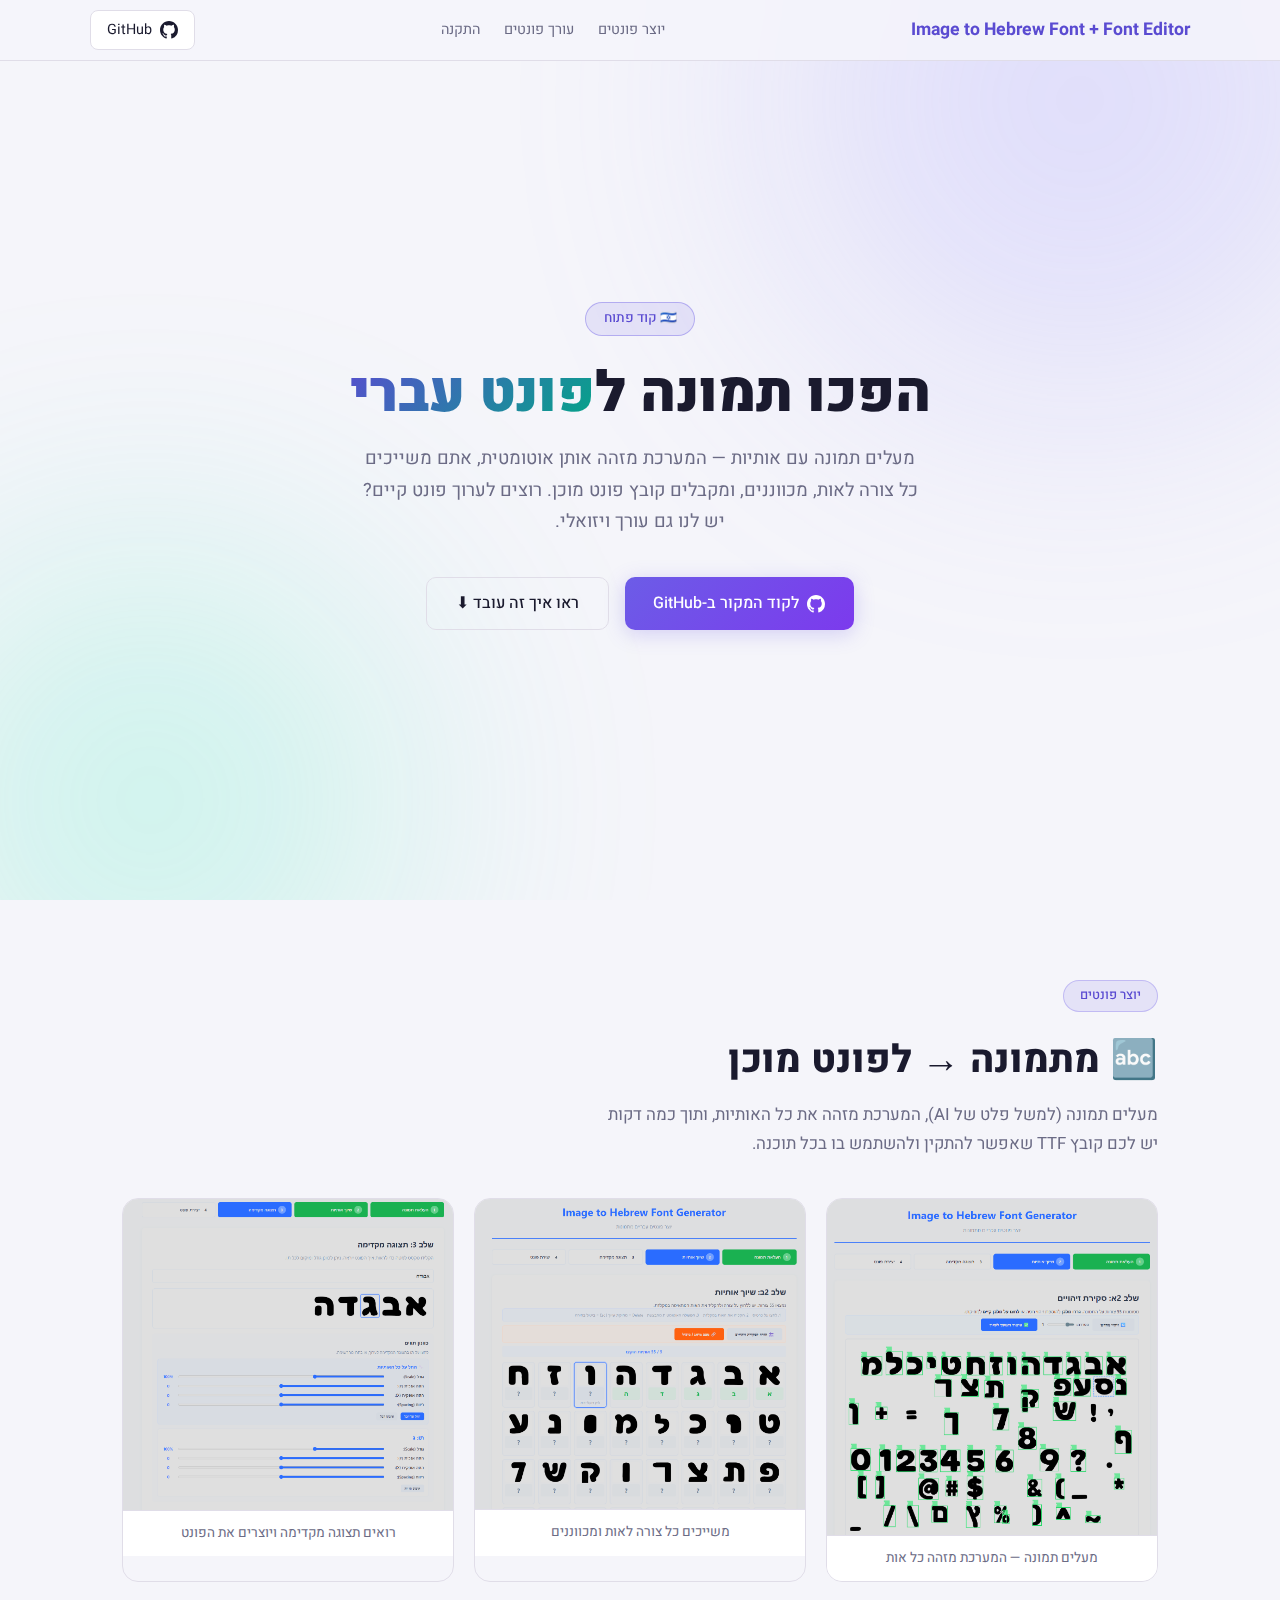
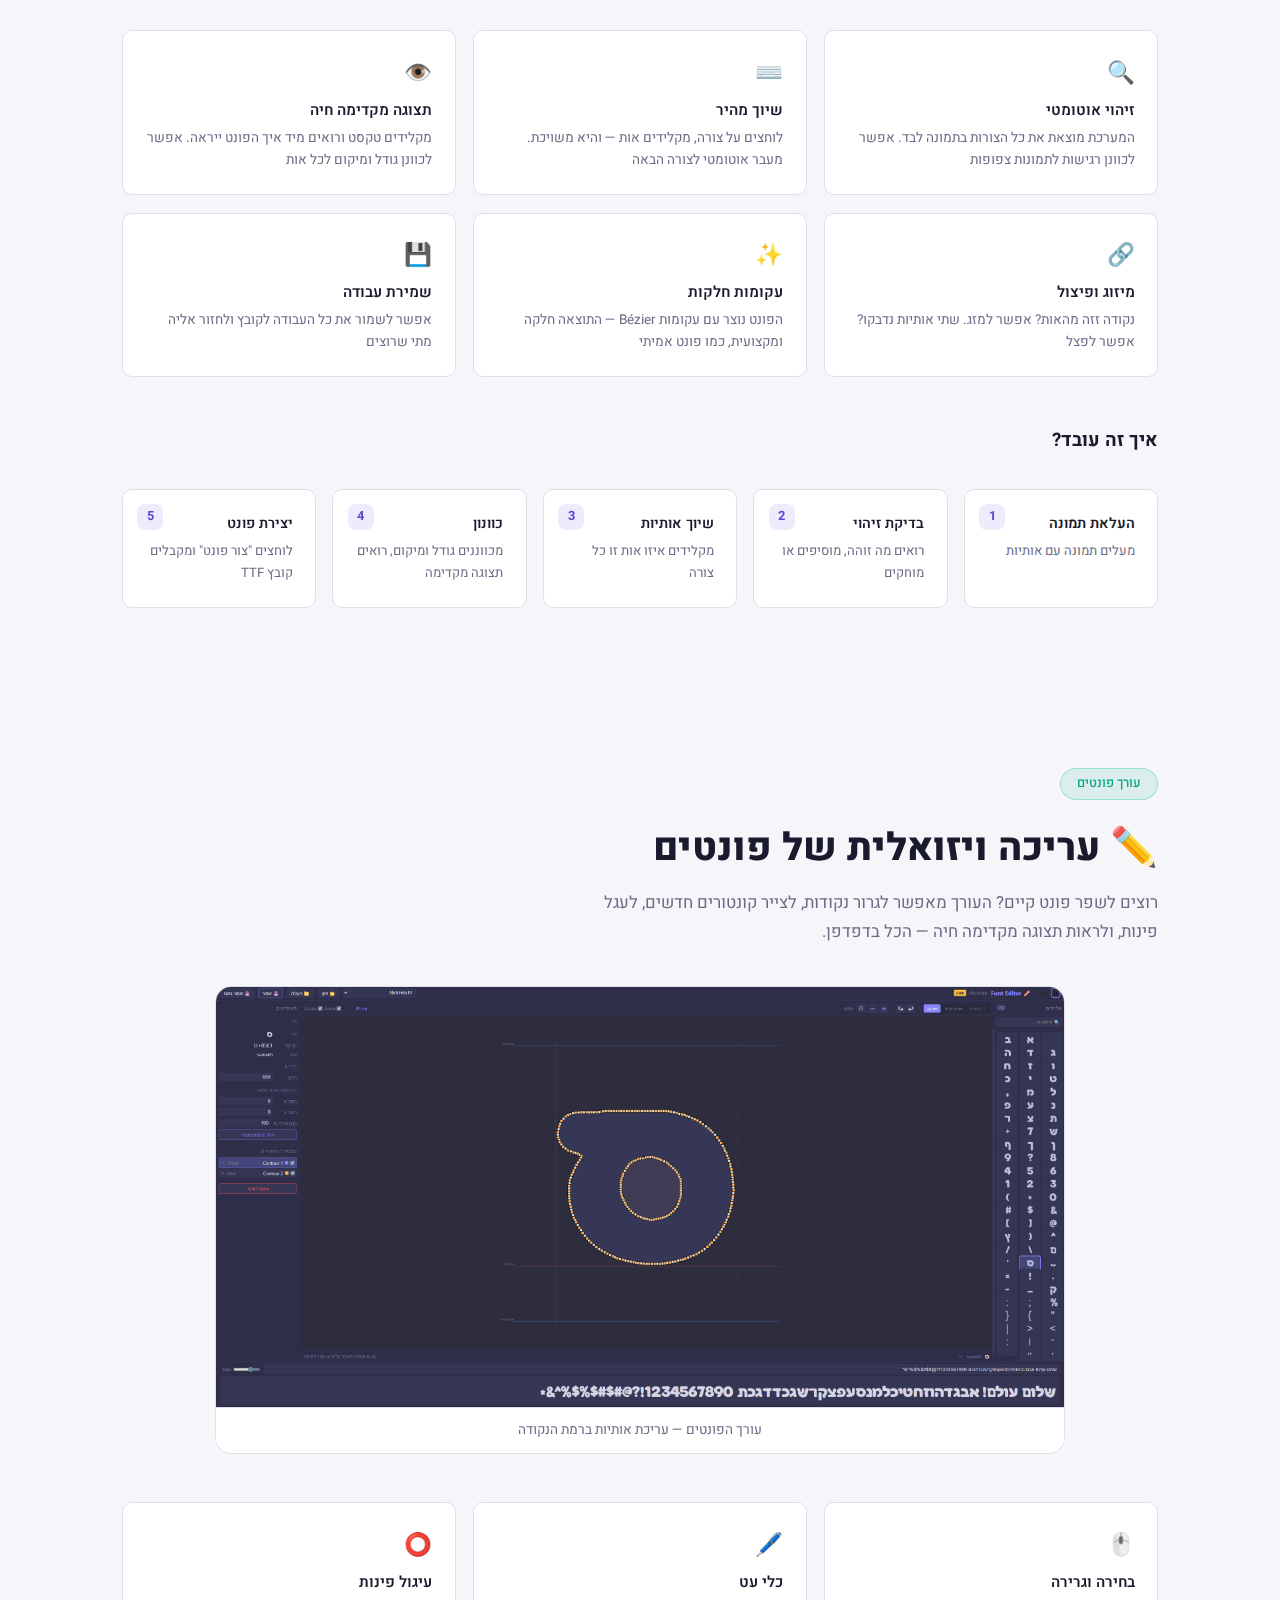
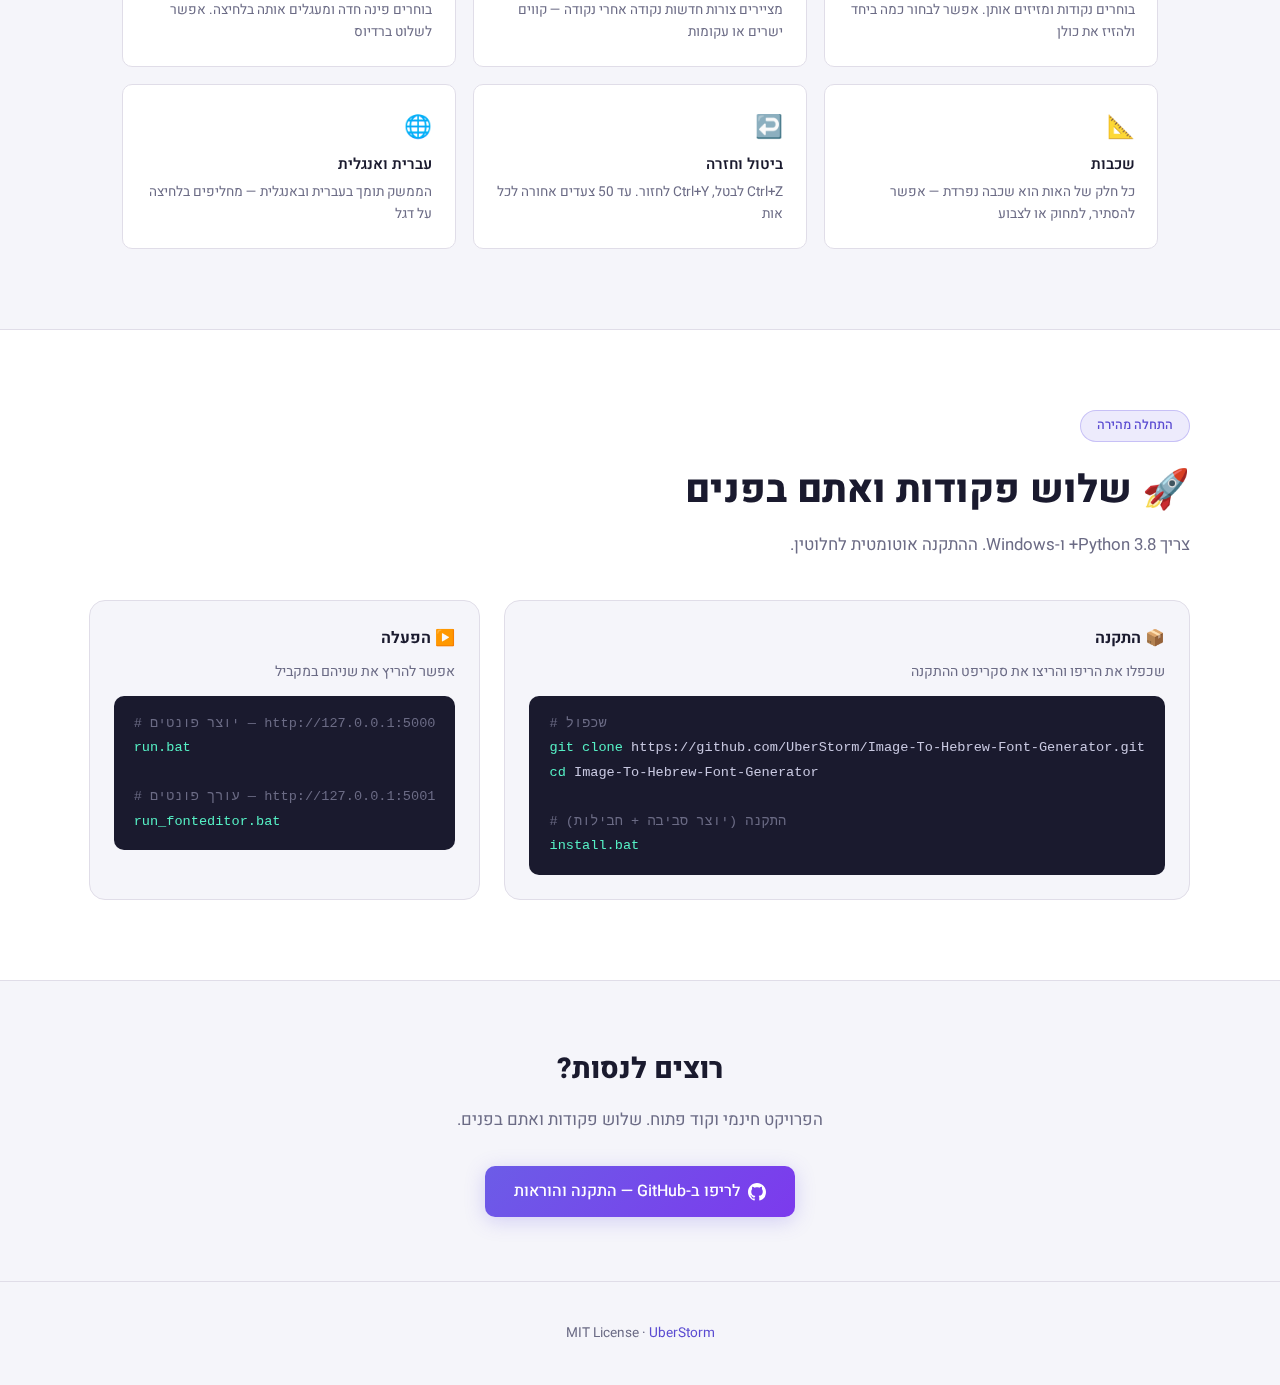
<file: docs/index.html>
<!DOCTYPE html>
<html lang="he" dir="rtl">
<head>
    <meta charset="UTF-8">
    <meta name="viewport" content="width=device-width, initial-scale=1.0">
    <title>Image to Hebrew Font + Font Editor</title>
    <link rel="preconnect" href="https://fonts.googleapis.com">
    <link href="https://fonts.googleapis.com/css2?family=Heebo:wght@300;400;500;700;900&display=swap" rel="stylesheet">
    <style>
        *, *::before, *::after { box-sizing: border-box; margin: 0; padding: 0; }

        :root {
            --bg: #f5f5fa;
            --bg-card: #ffffff;
            --bg-card-hover: #f0eef8;
            --border: #e0dde8;
            --text: #1a1a2e;
            --text-dim: #6b6b85;
            --accent: #6c5ce7;
            --accent-light: #5a4bd1;
            --accent-glow: rgba(108, 92, 231, 0.12);
            --green: #00a884;
            --green-glow: rgba(0, 168, 132, 0.1);
            --radius: 16px;
            --radius-sm: 10px;
        }

        html { scroll-behavior: smooth; }

        body {
            font-family: 'Heebo', sans-serif;
            background: var(--bg);
            color: var(--text);
            line-height: 1.7;
            overflow-x: hidden;
        }

        /* ── Glow blobs ── */
        .glow-bg {
            position: fixed; inset: 0; z-index: -1;
            pointer-events: none; overflow: hidden;
        }
        .glow-bg::before, .glow-bg::after {
            content: ''; position: absolute; border-radius: 50%;
            filter: blur(140px); opacity: 0.25;
        }
        .glow-bg::before {
            width: 600px; height: 600px; background: #a29bfe;
            top: -200px; right: -100px;
        }
        .glow-bg::after {
            width: 500px; height: 500px; background: #55efc4;
            bottom: -150px; left: -100px;
        }

        /* ── Nav ── */
        nav {
            position: fixed; top: 0; right: 0; left: 0; z-index: 100;
            background: rgba(245, 245, 250, 0.85);
            backdrop-filter: blur(20px);
            border-bottom: 1px solid var(--border);
            padding: 0 2rem;
        }
        .nav-inner {
            max-width: 1100px; margin: 0 auto;
            display: flex; align-items: center;
            justify-content: space-between; height: 60px;
        }
        .nav-logo {
            font-size: 1.1rem; font-weight: 700;
            color: var(--accent-light); text-decoration: none;
        }
        .nav-links { display: flex; gap: 1.5rem; list-style: none; }
        .nav-links a {
            color: var(--text-dim); text-decoration: none;
            font-size: 0.9rem; transition: color 0.2s;
        }
        .nav-links a:hover { color: var(--text); }
        .nav-github {
            display: inline-flex; align-items: center; gap: 0.5rem;
            background: var(--bg-card); border: 1px solid var(--border);
            color: var(--text); padding: 0.4rem 1rem;
            border-radius: 8px; text-decoration: none; font-size: 0.9rem;
            transition: border-color 0.2s, background 0.2s;
        }
        .nav-github:hover { border-color: var(--accent); background: var(--bg-card-hover); }
        .nav-github svg { width: 18px; height: 18px; fill: var(--text); }

        /* ── Install ── */
        .install-section { background: var(--bg-card); border-top: 1px solid var(--border); border-bottom: 1px solid var(--border); padding: 5rem 2rem; }
        .install-inner { max-width: 1100px; margin: 0 auto; }
        .install-grid { display: grid; grid-template-columns: 1fr 1fr; gap: 1.5rem; margin-top: 2rem; }
        .install-card {
            background: var(--bg); border: 1px solid var(--border);
            border-radius: var(--radius); padding: 1.5rem;
        }
        .install-card h3 { font-size: 1rem; font-weight: 700; margin-bottom: 0.5rem; }
        .install-card p { color: var(--text-dim); font-size: 0.88rem; margin-bottom: 0.75rem; }
        .install-card pre {
            background: #1a1a2e; border-radius: var(--radius-sm);
            padding: 1rem 1.25rem; overflow-x: auto;
            font-size: 0.85rem; line-height: 1.8;
            direction: ltr; text-align: left; color: #c8c8e0;
        }
        .install-card pre .cm { color: #6b6b85; }
        .install-card pre .hi { color: #55efc4; }
        @media (max-width: 768px) { .install-grid { grid-template-columns: 1fr; } }

        /* ── Hero ── */
        .hero {
            min-height: 100vh; display: flex;
            align-items: center; justify-content: center;
            text-align: center; padding: 6rem 2rem 4rem;
        }
        .hero-content { max-width: 750px; }
        .hero-badge {
            display: inline-block;
            background: var(--accent-glow);
            border: 1px solid rgba(108, 92, 231, 0.4);
            color: var(--accent-light);
            padding: 0.3rem 1.1rem; border-radius: 999px;
            font-size: 0.85rem; font-weight: 500; margin-bottom: 1.5rem;
        }
        .hero h1 {
            font-size: clamp(2.2rem, 5vw, 3.5rem);
            font-weight: 900; line-height: 1.2; margin-bottom: 1rem;
        }
        .hero h1 .gradient {
            background: linear-gradient(135deg, var(--accent-light), var(--green));
            -webkit-background-clip: text; -webkit-text-fill-color: transparent;
            background-clip: text;
        }
        .hero p {
            font-size: 1.15rem; color: var(--text-dim);
            max-width: 560px; margin: 0 auto 2.5rem;
        }
        .hero-buttons { display: flex; gap: 1rem; justify-content: center; flex-wrap: wrap; }

        .btn {
            display: inline-flex; align-items: center; gap: 0.5rem;
            padding: 0.75rem 1.8rem; border-radius: var(--radius-sm);
            font-family: 'Heebo', sans-serif; font-size: 1rem;
            font-weight: 500; text-decoration: none; border: none;
            cursor: pointer; transition: transform 0.15s, box-shadow 0.2s;
        }
        .btn:hover { transform: translateY(-2px); }
        .btn-primary {
            background: linear-gradient(135deg, var(--accent), #7c3aed);
            color: #fff; box-shadow: 0 4px 20px rgba(108, 92, 231, 0.25);
        }
        .btn-primary:hover { box-shadow: 0 8px 28px rgba(108, 92, 231, 0.35); }
        .btn-outline {
            background: transparent; color: var(--text);
            border: 1px solid var(--border);
        }
        .btn-outline:hover { border-color: var(--accent); box-shadow: 0 4px 16px var(--accent-glow); }

        /* ── Section ── */
        section { padding: 5rem 2rem; max-width: 1100px; margin: 0 auto; }
        .section-label {
            display: inline-block; background: var(--accent-glow);
            border: 1px solid rgba(108, 92, 231, 0.3);
            color: var(--accent-light); padding: 0.25rem 1rem;
            border-radius: 999px; font-size: 0.8rem;
            font-weight: 500; margin-bottom: 1rem;
        }
        .section-label.green { background: var(--green-glow); border-color: rgba(0,184,148,0.3); color: var(--green); }
        .section-title { font-size: clamp(1.8rem, 3vw, 2.4rem); font-weight: 800; margin-bottom: 0.5rem; }
        .section-desc { color: var(--text-dim); font-size: 1.05rem; max-width: 560px; margin-bottom: 2.5rem; }

        /* ── Screenshots ── */
        .screenshots-grid {
            display: grid;
            grid-template-columns: repeat(auto-fit, minmax(300px, 1fr));
            gap: 1.25rem; margin-bottom: 3rem;
        }
        .screenshot {
            border-radius: var(--radius); border: 1px solid var(--border);
            overflow: hidden; transition: transform 0.2s, box-shadow 0.2s;
        }
        .screenshot:hover { transform: scale(1.02); box-shadow: 0 8px 28px rgba(0,0,0,0.1); }
        .screenshot img { width: 100%; display: block; }
        .screenshot-caption {
            background: var(--bg-card); padding: 0.7rem 1rem;
            font-size: 0.85rem; color: var(--text-dim);
            text-align: center; border-top: 1px solid var(--border);
        }
        .screenshot-single { max-width: 850px; margin: 0 auto 3rem; }

        /* ── Feature cards ── */
        .features-grid {
            display: grid;
            grid-template-columns: repeat(auto-fit, minmax(260px, 1fr));
            gap: 1.1rem;
        }
        .feature {
            background: var(--bg-card); border: 1px solid var(--border);
            border-radius: var(--radius-sm); padding: 1.4rem;
            transition: border-color 0.2s;
        }
        .feature:hover { border-color: var(--accent); }
        .feature .emoji { font-size: 1.4rem; margin-bottom: 0.4rem; display: block; }
        .feature h4 { font-size: 0.95rem; font-weight: 600; margin-bottom: 0.25rem; }
        .feature p { color: var(--text-dim); font-size: 0.85rem; line-height: 1.6; }

        /* ── How it works (steps) ── */
        .steps {
            display: grid;
            grid-template-columns: repeat(auto-fit, minmax(180px, 1fr));
            gap: 1rem; margin-top: 2rem; counter-reset: step;
        }
        .step {
            background: var(--bg-card); border: 1px solid var(--border);
            border-radius: var(--radius-sm); padding: 1.4rem;
            position: relative; counter-increment: step;
        }
        .step::before {
            content: counter(step);
            position: absolute; top: 0.9rem; left: 0.9rem;
            width: 26px; height: 26px; border-radius: 8px;
            background: var(--accent-glow); color: var(--accent-light);
            display: flex; align-items: center; justify-content: center;
            font-size: 0.8rem; font-weight: 700;
        }
        .step h4 { margin-bottom: 0.2rem; font-weight: 600; font-size: 0.9rem; }
        .step p { color: var(--text-dim); font-size: 0.82rem; }

        /* ── CTA ── */
        .cta {
            text-align: center; padding: 4rem 2rem;
            max-width: 700px; margin: 0 auto;
        }
        .cta h2 { font-size: 1.8rem; font-weight: 800; margin-bottom: 0.75rem; }
        .cta p { color: var(--text-dim); margin-bottom: 2rem; font-size: 1.05rem; }

        /* ── Footer ── */
        footer {
            text-align: center; padding: 2.5rem 2rem;
            border-top: 1px solid var(--border);
            color: var(--text-dim); font-size: 0.85rem;
        }
        footer a { color: var(--accent-light); text-decoration: none; }
        footer a:hover { text-decoration: underline; }

        /* ── Mobile ── */
        @media (max-width: 768px) {
            .nav-links { display: none; }
            .hero { padding-top: 7rem; }
            section { padding: 3rem 1.25rem; }
            .screenshots-grid, .features-grid, .steps { grid-template-columns: 1fr; }
        }
    </style>
</head>
<body>

<div class="glow-bg"></div>

<!-- ═══ NAV ═══ -->
<nav>
    <div class="nav-inner">
        <a href="#" class="nav-logo">Image to Hebrew Font + Font Editor</a>
        <ul class="nav-links">
            <li><a href="#generator">יוצר פונטים</a></li>
            <li><a href="#editor">עורך פונטים</a></li>
            <li><a href="#install">התקנה</a></li>
        </ul>
        <a href="https://github.com/UberStorm/Image-To-Hebrew-Font-Generator" target="_blank" class="nav-github">
            <svg viewBox="0 0 16 16"><path d="M8 0C3.58 0 0 3.58 0 8c0 3.54 2.29 6.53 5.47 7.59.4.07.55-.17.55-.38 0-.19-.01-.82-.01-1.49-2.01.37-2.53-.49-2.69-.94-.09-.23-.48-.94-.82-1.13-.28-.15-.68-.52-.01-.53.63-.01 1.08.58 1.23.82.72 1.21 1.87.87 2.33.66.07-.52.28-.87.51-1.07-1.78-.2-3.64-.89-3.64-3.95 0-.87.31-1.59.82-2.15-.08-.2-.36-1.02.08-2.12 0 0 .67-.21 2.2.82.64-.18 1.32-.27 2-.27.68 0 1.36.09 2 .27 1.53-1.04 2.2-.82 2.2-.82.44 1.1.16 1.92.08 2.12.51.56.82 1.27.82 2.15 0 3.07-1.87 3.75-3.65 3.95.29.25.54.73.54 1.48 0 1.07-.01 1.93-.01 2.2 0 .21.15.46.55.38A8.013 8.013 0 0016 8c0-4.42-3.58-8-8-8z"/></svg>
            GitHub
        </a>
    </div>
</nav>

<!-- ═══ HERO ═══ -->
<section class="hero">
    <div class="hero-content">
        <span class="hero-badge">🇮🇱 קוד פתוח</span>
        <h1>הפכו תמונה ל<span class="gradient">פונט עברי</span></h1>
        <p>מעלים תמונה עם אותיות — המערכת מזהה אותן אוטומטית, אתם משייכים כל צורה לאות, מכווננים, ומקבלים קובץ פונט מוכן. רוצים לערוך פונט קיים? יש לנו גם עורך ויזואלי.</p>
        <div class="hero-buttons">
            <a href="https://github.com/UberStorm/Image-To-Hebrew-Font-Generator" target="_blank" class="btn btn-primary">
                <svg width="18" height="18" viewBox="0 0 16 16" fill="currentColor"><path d="M8 0C3.58 0 0 3.58 0 8c0 3.54 2.29 6.53 5.47 7.59.4.07.55-.17.55-.38 0-.19-.01-.82-.01-1.49-2.01.37-2.53-.49-2.69-.94-.09-.23-.48-.94-.82-1.13-.28-.15-.68-.52-.01-.53.63-.01 1.08.58 1.23.82.72 1.21 1.87.87 2.33.66.07-.52.28-.87.51-1.07-1.78-.2-3.64-.89-3.64-3.95 0-.87.31-1.59.82-2.15-.08-.2-.36-1.02.08-2.12 0 0 .67-.21 2.2.82.64-.18 1.32-.27 2-.27.68 0 1.36.09 2 .27 1.53-1.04 2.2-.82 2.2-.82.44 1.1.16 1.92.08 2.12.51.56.82 1.27.82 2.15 0 3.07-1.87 3.75-3.65 3.95.29.25.54.73.54 1.48 0 1.07-.01 1.93-.01 2.2 0 .21.15.46.55.38A8.013 8.013 0 0016 8c0-4.42-3.58-8-8-8z"/></svg>
                לקוד המקור ב-GitHub
            </a>
            <a href="#generator" class="btn btn-outline">ראו איך זה עובד ⬇</a>
        </div>
    </div>
</section>

<!-- ═══ GENERATOR ═══ -->
<section id="generator">
    <span class="section-label">יוצר פונטים</span>
    <h2 class="section-title">🔤 מתמונה → לפונט מוכן</h2>
    <p class="section-desc">מעלים תמונה (למשל פלט של AI), המערכת מזהה את כל האותיות, ותוך כמה דקות יש לכם קובץ TTF שאפשר להתקין ולהשתמש בו בכל תוכנה.</p>

    <div class="screenshots-grid">
        <div class="screenshot">
            <img src="img/screenshot_generator1.png" alt="זיהוי אותיות מתמונה">
            <div class="screenshot-caption">מעלים תמונה — המערכת מזהה כל אות</div>
        </div>
        <div class="screenshot">
            <img src="img/screenshot_generator2.png" alt="שיוך וכוונון">
            <div class="screenshot-caption">משייכים כל צורה לאות ומכווננים</div>
        </div>
        <div class="screenshot">
            <img src="img/screenshot_generator3.png" alt="תצוגה מקדימה ויצירת פונט">
            <div class="screenshot-caption">רואים תצוגה מקדימה ויוצרים את הפונט</div>
        </div>
    </div>

    <div class="features-grid">
        <div class="feature">
            <span class="emoji">🔍</span>
            <h4>זיהוי אוטומטי</h4>
            <p>המערכת מוצאת את כל הצורות בתמונה לבד. אפשר לכוונן רגישות לתמונות צפופות</p>
        </div>
        <div class="feature">
            <span class="emoji">⌨️</span>
            <h4>שיוך מהיר</h4>
            <p>לוחצים על צורה, מקלידים אות — והיא משויכת. מעבר אוטומטי לצורה הבאה</p>
        </div>
        <div class="feature">
            <span class="emoji">👁️</span>
            <h4>תצוגה מקדימה חיה</h4>
            <p>מקלידים טקסט ורואים מיד איך הפונט ייראה. אפשר לכוונן גודל ומיקום לכל אות</p>
        </div>
        <div class="feature">
            <span class="emoji">🔗</span>
            <h4>מיזוג ופיצול</h4>
            <p>נקודה זזה מהאות? אפשר למזג. שתי אותיות נדבקו? אפשר לפצל</p>
        </div>
        <div class="feature">
            <span class="emoji">✨</span>
            <h4>עקומות חלקות</h4>
            <p>הפונט נוצר עם עקומות Bézier — התוצאה חלקה ומקצועית, כמו פונט אמיתי</p>
        </div>
        <div class="feature">
            <span class="emoji">💾</span>
            <h4>שמירת עבודה</h4>
            <p>אפשר לשמור את כל העבודה לקובץ ולחזור אליה מתי שרוצים</p>
        </div>
    </div>

    <h3 style="margin-top: 3rem; font-weight: 700;">איך זה עובד?</h3>
    <div class="steps">
        <div class="step">
            <h4>העלאת תמונה</h4>
            <p>מעלים תמונה עם אותיות</p>
        </div>
        <div class="step">
            <h4>בדיקת זיהוי</h4>
            <p>רואים מה זוהה, מוסיפים או מוחקים</p>
        </div>
        <div class="step">
            <h4>שיוך אותיות</h4>
            <p>מקלידים איזו אות זו כל צורה</p>
        </div>
        <div class="step">
            <h4>כוונון</h4>
            <p>מכווננים גודל ומיקום, רואים תצוגה מקדימה</p>
        </div>
        <div class="step">
            <h4>יצירת פונט</h4>
            <p>לוחצים "צור פונט" ומקבלים קובץ TTF</p>
        </div>
    </div>
</section>

<!-- ═══ EDITOR ═══ -->
<section id="editor">
    <span class="section-label green">עורך פונטים</span>
    <h2 class="section-title">✏️ עריכה ויזואלית של פונטים</h2>
    <p class="section-desc">רוצים לשפר פונט קיים? העורך מאפשר לגרור נקודות, לצייר קונטורים חדשים, לעגל פינות, ולראות תצוגה מקדימה חיה — הכל בדפדפן.</p>

    <div class="screenshot-single">
        <div class="screenshot">
            <img src="img/Screenshot_editor.png" alt="עורך פונטים">
            <div class="screenshot-caption">עורך הפונטים — עריכת אותיות ברמת הנקודה</div>
        </div>
    </div>

    <div class="features-grid">
        <div class="feature">
            <span class="emoji">🖱️</span>
            <h4>בחירה וגרירה</h4>
            <p>בוחרים נקודות ומזיזים אותן. אפשר לבחור כמה ביחד ולהזיז את כולן</p>
        </div>
        <div class="feature">
            <span class="emoji">🖊️</span>
            <h4>כלי עט</h4>
            <p>מציירים צורות חדשות נקודה אחרי נקודה — קווים ישרים או עקומות</p>
        </div>
        <div class="feature">
            <span class="emoji">⭕</span>
            <h4>עיגול פינות</h4>
            <p>בוחרים פינה חדה ומעגלים אותה בלחיצה. אפשר לשלוט ברדיוס</p>
        </div>
        <div class="feature">
            <span class="emoji">📐</span>
            <h4>שכבות</h4>
            <p>כל חלק של האות הוא שכבה נפרדת — אפשר להסתיר, למחוק או לצבוע</p>
        </div>
        <div class="feature">
            <span class="emoji">↩️</span>
            <h4>ביטול וחזרה</h4>
            <p>Ctrl+Z לבטל, Ctrl+Y לחזור. עד 50 צעדים אחורה לכל אות</p>
        </div>
        <div class="feature">
            <span class="emoji">🌐</span>
            <h4>עברית ואנגלית</h4>
            <p>הממשק תומך בעברית ובאנגלית — מחליפים בלחיצה על דגל</p>
        </div>
    </div>
</section>

<!-- ═══ INSTALL ═══ -->
<div class="install-section" id="install">
    <div class="install-inner">
        <span class="section-label">התחלה מהירה</span>
        <h2 class="section-title">🚀 שלוש פקודות ואתם בפנים</h2>
        <p class="section-desc">צריך Python 3.8+ ו-Windows. ההתקנה אוטומטית לחלוטין.</p>

        <div class="install-grid">
            <div class="install-card">
                <h3>📦 התקנה</h3>
                <p>שכפלו את הריפו והריצו את סקריפט ההתקנה</p>
                <pre><span class="cm"># שכפול</span>
<span class="hi">git clone</span> https://github.com/UberStorm/Image-To-Hebrew-Font-Generator.git
<span class="hi">cd</span> Image-To-Hebrew-Font-Generator

<span class="cm"># התקנה (יוצר סביבה + חבילות)</span>
<span class="hi">install.bat</span></pre>
            </div>
            <div class="install-card">
                <h3>▶️ הפעלה</h3>
                <p>אפשר להריץ את שניהם במקביל</p>
                <pre><span class="cm"># יוצר פונטים — http://127.0.0.1:5000</span>
<span class="hi">run.bat</span>

<span class="cm"># עורך פונטים — http://127.0.0.1:5001</span>
<span class="hi">run_fonteditor.bat</span></pre>
            </div>
        </div>
    </div>
</div>

<!-- ═══ CTA ═══ -->
<section class="cta">
    <h2>רוצים לנסות?</h2>
    <p>הפרויקט חינמי וקוד פתוח. שלוש פקודות ואתם בפנים.</p>
    <a href="https://github.com/UberStorm/Image-To-Hebrew-Font-Generator" target="_blank" class="btn btn-primary">
        <svg width="18" height="18" viewBox="0 0 16 16" fill="currentColor"><path d="M8 0C3.58 0 0 3.58 0 8c0 3.54 2.29 6.53 5.47 7.59.4.07.55-.17.55-.38 0-.19-.01-.82-.01-1.49-2.01.37-2.53-.49-2.69-.94-.09-.23-.48-.94-.82-1.13-.28-.15-.68-.52-.01-.53.63-.01 1.08.58 1.23.82.72 1.21 1.87.87 2.33.66.07-.52.28-.87.51-1.07-1.78-.2-3.64-.89-3.64-3.95 0-.87.31-1.59.82-2.15-.08-.2-.36-1.02.08-2.12 0 0 .67-.21 2.2.82.64-.18 1.32-.27 2-.27.68 0 1.36.09 2 .27 1.53-1.04 2.2-.82 2.2-.82.44 1.1.16 1.92.08 2.12.51.56.82 1.27.82 2.15 0 3.07-1.87 3.75-3.65 3.95.29.25.54.73.54 1.48 0 1.07-.01 1.93-.01 2.2 0 .21.15.46.55.38A8.013 8.013 0 0016 8c0-4.42-3.58-8-8-8z"/></svg>
        לריפו ב-GitHub — התקנה והוראות
    </a>
</section>

<!-- ═══ FOOTER ═══ -->
<footer>
    <p>
        MIT License ·
        <a href="https://github.com/UberStorm" target="_blank">UberStorm</a>
    </p>
</footer>

</body>
</html>
</file>
